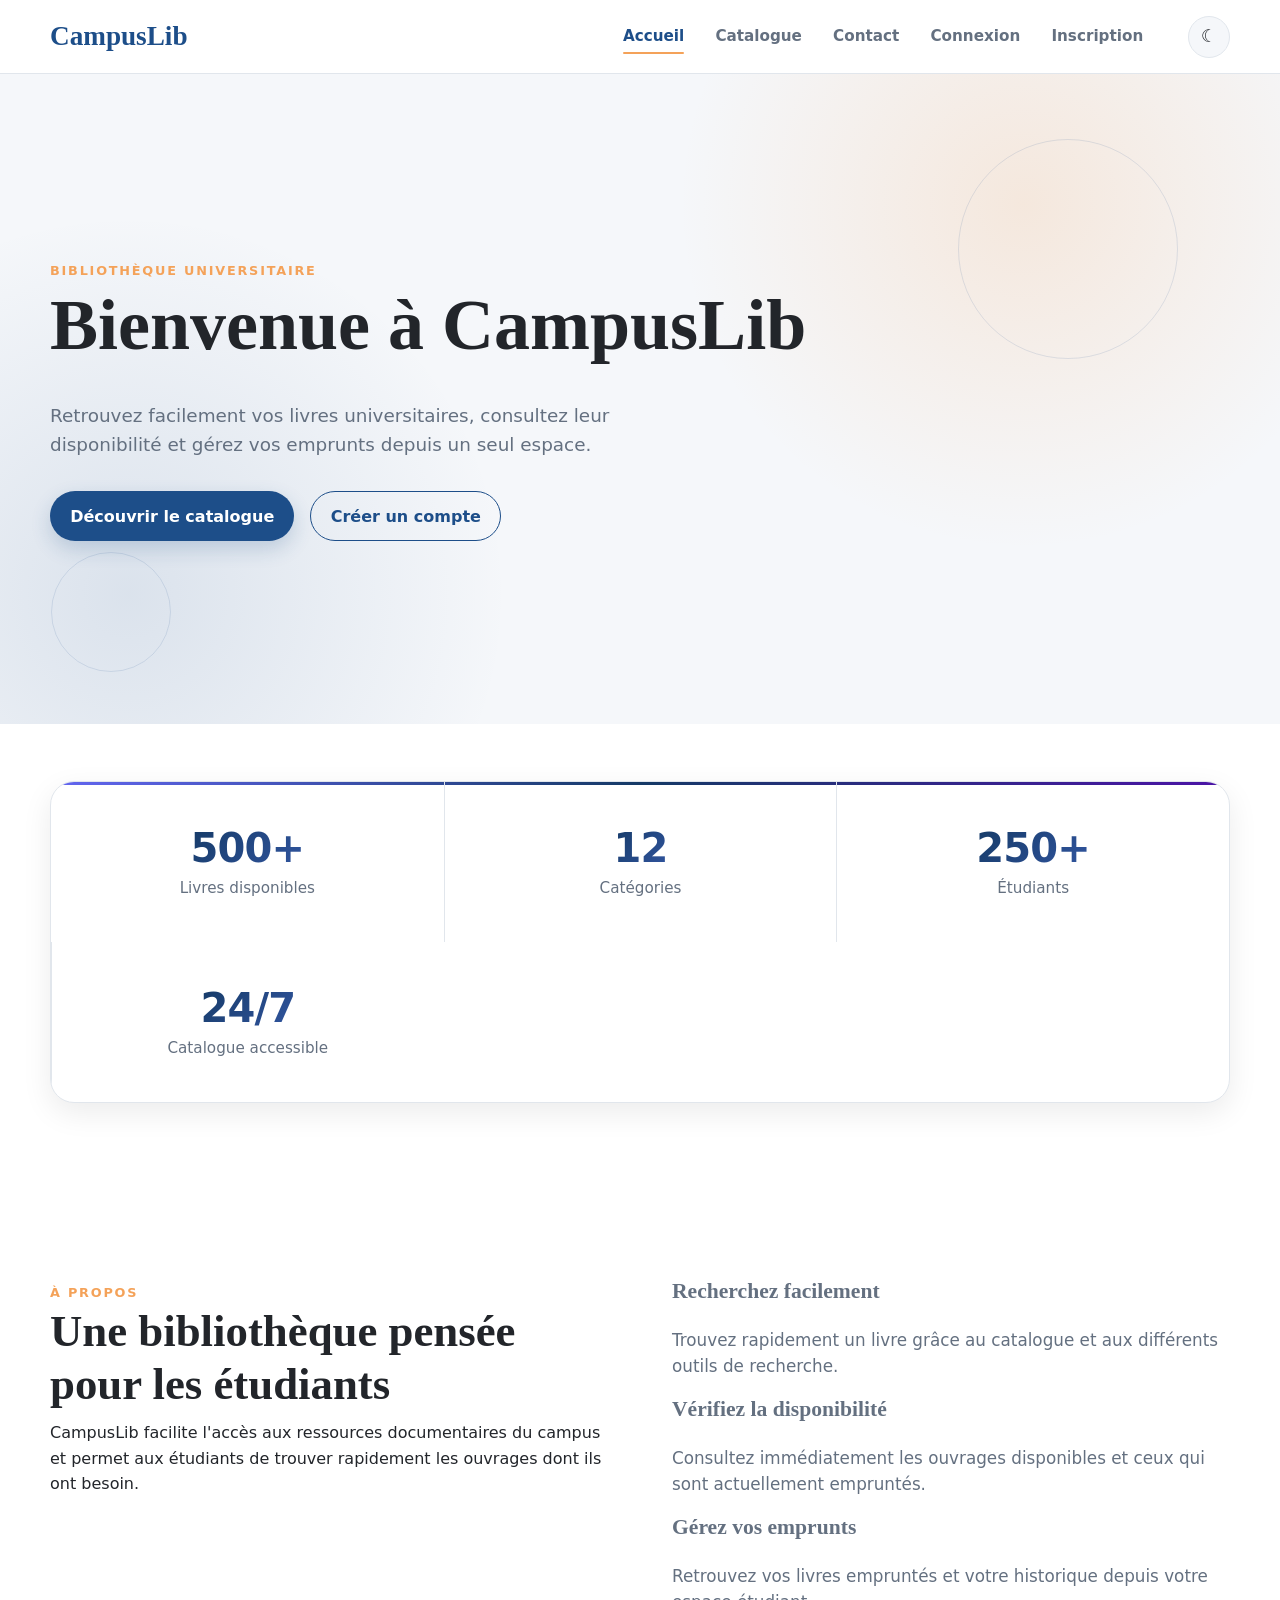
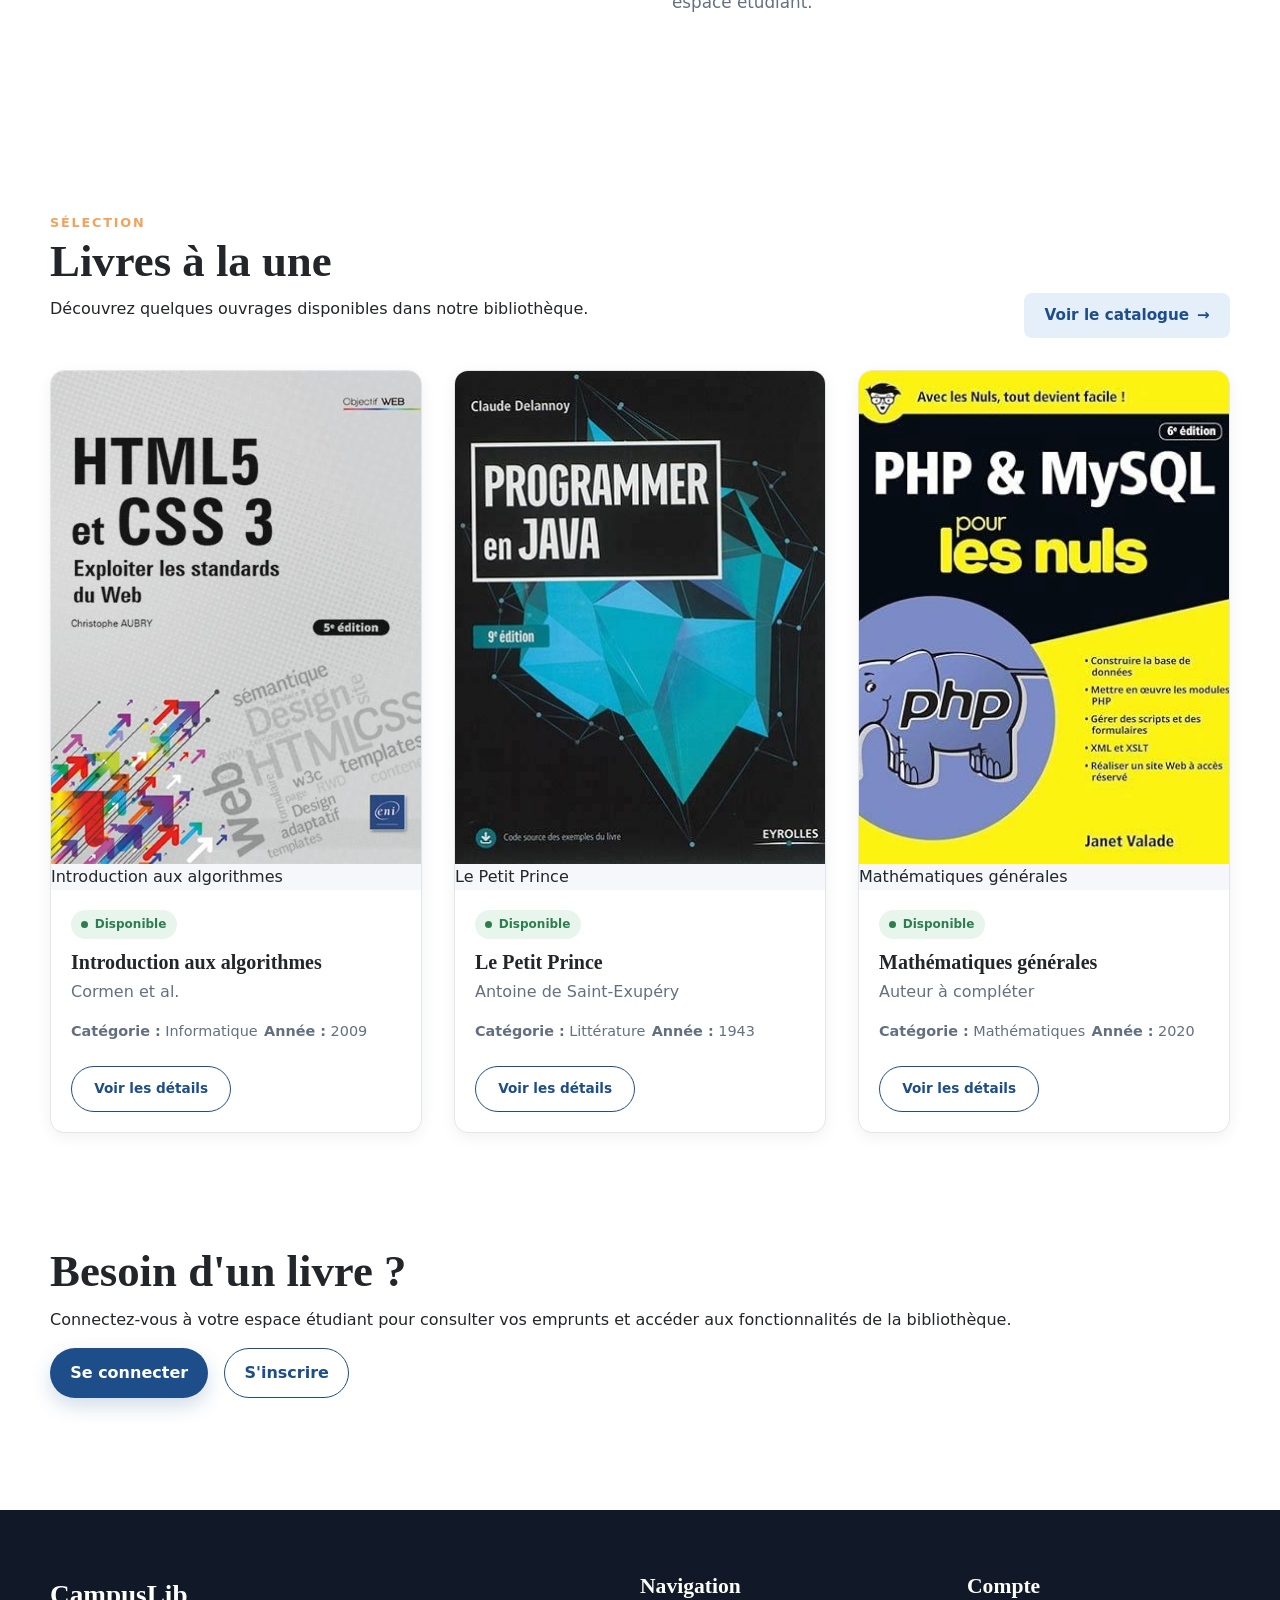
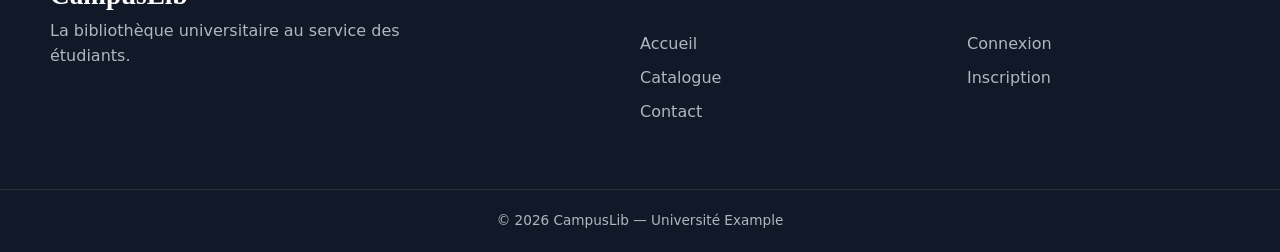
<file: index.html>
<!DOCTYPE html>
<html lang="fr">

<head>
    <meta charset="UTF-8">
    <meta name="viewport" content="width=device-width, initial-scale=1.0">

    <meta name="description"
        content="CampusLib, la bibliothèque universitaire en ligne pour consulter les livres disponibles sur le campus.">

    <title>CampusLib — Bibliothèque universitaire</title>

    <link rel="stylesheet" href="css/style.css">
</head>

<body>

    <!-- En-tête -->
    <header class="site-header">

        <a href="index.html" class="logo">
            CampusLib
        </a>

        <!-- Bouton du menu mobile -->
        <button class="menu-toggle" type="button" aria-label="Ouvrir le menu">
            <span></span>
            <span></span>
            <span></span>
        </button>

        <nav class="site-nav" aria-label="Navigation principale">
            <ul>

                <li>
                    <a href="index.html" aria-current="page">
                        Accueil
                    </a>
                </li>

                <li>
                    <a href="catalogue.html">
                        Catalogue
                    </a>
                </li>

                <li>
                    <a href="contact.html">
                        Contact
                    </a>
                </li>

                <li id="menu-connexion">
                    <a href="connexion.html">
                        Connexion
                    </a>
                </li>

                <li id="menu-inscription">
                    <a href="inscription.html">
                        Inscription
                    </a>
                </li>

                <li id="menu-compte" hidden>
                    <a href="compte.html">
                        Mon compte
                    </a>
                </li>

                <li id="menu-deconnexion" hidden>
                    <button type="button" class="bouton-menu-deconnexion">
                        Déconnexion
                    </button>
                </li>

            </ul>
        </nav>

        <button class="theme-toggle" type="button" aria-label="Changer de thème">
            <span class="theme-icon">☾</span>
        </button>

    </header>


    <main>

        <!-- Section principale -->
        <section class="hero">

            <div class="hero-contenu">

                <span class="hero-sur-titre">
                    Bibliothèque universitaire
                </span>

                <h1>
                    Bienvenue à <strong>CampusLib</strong>
                </h1>

                <p class="hero-description">
                    Retrouvez facilement vos livres universitaires,
                    consultez leur disponibilité et gérez vos emprunts
                    depuis un seul espace.
                </p>

                <div class="hero-actions">

                    <a href="catalogue.html" class="bouton bouton-primaire">
                        Découvrir le catalogue
                    </a>

                    <a href="inscription.html" class="bouton bouton-secondaire">
                        Créer un compte
                    </a>

                </div>

            </div>

        </section>


        <!-- Statistiques -->
        <section class="section-statistiques" aria-label="Statistiques de la bibliothèque">

            <div class="statistique">
                <strong>500+</strong>
                <span>Livres disponibles</span>
            </div>

            <div class="statistique">
                <strong>12</strong>
                <span>Catégories</span>
            </div>

            <div class="statistique">
                <strong>250+</strong>
                <span>Étudiants</span>
            </div>

            <div class="statistique">
                <strong>24/7</strong>
                <span>Catalogue accessible</span>
            </div>

        </section>


        <!-- Présentation -->
        <section class="section-apropos">

            <div class="section-entete">

                <span class="hero-sur-titre">
                    À propos
                </span>

                <h2>
                    Une bibliothèque pensée pour les étudiants
                </h2>

                <p>
                    CampusLib facilite l'accès aux ressources
                    documentaires du campus et permet aux étudiants
                    de trouver rapidement les ouvrages dont ils ont besoin.
                </p>

            </div>

            <div class="apropos-contenu">

                <div>
                    <h3>Recherchez facilement</h3>

                    <p>
                        Trouvez rapidement un livre grâce au catalogue
                        et aux différents outils de recherche.
                    </p>
                </div>

                <div>
                    <h3>Vérifiez la disponibilité</h3>

                    <p>
                        Consultez immédiatement les ouvrages disponibles
                        et ceux qui sont actuellement empruntés.
                    </p>
                </div>

                <div>
                    <h3>Gérez vos emprunts</h3>

                    <p>
                        Retrouvez vos livres empruntés et votre historique
                        depuis votre espace étudiant.
                    </p>
                </div>

            </div>

        </section>


        <!-- Livres à la une -->
        <section class="section-livres">

            <div class="section-entete section-entete-livres">

                <div>
                    <span class="hero-sur-titre">
                        Sélection
                    </span>

                    <h2>
                        Livres à la une
                    </h2>

                    <p>
                        Découvrez quelques ouvrages disponibles
                        dans notre bibliothèque.
                    </p>
                </div>

                <a href="catalogue.html" class="lien-voir-plus">
                    Voir le catalogue
                </a>

            </div>


            <div class="grille-livres">

                <!-- Livre 1 -->
                <article class="livre-card ">

                    <figure>

                        <img src="img/algorithmes.png" alt="Couverture du livre Introduction aux algorithmes">

                        <figcaption>
                            Introduction aux algorithmes
                        </figcaption>

                    </figure>

                    <div class="livre-card-contenu">

                        <span class="badge-disponibilite disponible">
                            Disponible
                        </span>

                        <h3>
                            Introduction aux algorithmes
                        </h3>

                        <p class="livre-auteur">
                            Cormen et al.
                        </p>

                        <div class="livre-informations">

                            <p>
                                <strong>Catégorie :</strong>
                                Informatique
                            </p>

                            <p>
                                <strong>Année :</strong>
                                <time datetime="2009">2009</time>
                            </p>

                        </div>

                        <div class="livre-actions">

                            <a href="catalogue.html" class="bouton bouton-secondaire">
                                Voir les détails
                            </a>

                        </div>

                    </div>

                </article>


                <!-- Livre 2 -->
                <article class="livre-card">

                    <figure>

                        <img src="img/livre2.png" alt="Couverture du livre Le Petit Prince">

                        <figcaption>
                            Le Petit Prince
                        </figcaption>

                    </figure>

                    <div class="livre-card-contenu">

                        <span class="badge-disponibilite disponible">
                            Disponible
                        </span>

                        <h3>
                            Le Petit Prince
                        </h3>

                        <p class="livre-auteur">
                            Antoine de Saint-Exupéry
                        </p>

                        <div class="livre-informations">

                            <p>
                                <strong>Catégorie :</strong>
                                Littérature
                            </p>

                            <p>
                                <strong>Année :</strong>
                                <time datetime="1943">1943</time>
                            </p>

                        </div>

                        <div class="livre-actions">

                            <a href="catalogue.html" class="bouton bouton-secondaire">
                                Voir les détails
                            </a>

                        </div>

                    </div>

                </article>


                <!-- Livre 3 -->
                <article class="livre-card">

                    <figure>

                        <img src="img/livre3.png" alt="Couverture du livre Mathématiques générales">

                        <figcaption>
                            Mathématiques générales
                        </figcaption>

                    </figure>

                    <div class="livre-card-contenu">

                        <span class="badge-disponibilite disponible">
                            Disponible
                        </span>

                        <h3>
                            Mathématiques générales
                        </h3>

                        <p class="livre-auteur">
                            Auteur à compléter
                        </p>

                        <div class="livre-informations">

                            <p>
                                <strong>Catégorie :</strong>
                                Mathématiques
                            </p>

                            <p>
                                <strong>Année :</strong>
                                <time datetime="2020">2020</time>
                            </p>

                        </div>

                        <div class="livre-actions">

                            <a href="catalogue.html" class="bouton bouton-secondaire">
                                Voir les détails
                            </a>

                        </div>

                    </div>

                </article>

            </div>

        </section>


        <!-- Appel à l'action -->
        <section class="section-cta">

            <div class="section-entete">

                <h2>
                    Besoin d'un livre ?
                </h2>

                <p>
                    Connectez-vous à votre espace étudiant pour
                    consulter vos emprunts et accéder aux fonctionnalités
                    de la bibliothèque.
                </p>

                <div class="hero-actions">

                    <a href="connexion.html" class="bouton bouton-primaire">
                        Se connecter
                    </a>

                    <a href="inscription.html" class="bouton bouton-secondaire">
                        S'inscrire
                    </a>

                </div>

            </div>

        </section>

    </main>


    <!-- Pied de page -->
    <footer class="site-footer">

        <div class="footer-contenu">

            <div>

                <a href="index.html" class="logo">
                    CampusLib
                </a>

                <p>
                    La bibliothèque universitaire au service
                    des étudiants.
                </p>

            </div>

            <div class="footer-liens">

                <h3>Navigation</h3>

                <a href="index.html">Accueil</a>
                <a href="catalogue.html">Catalogue</a>
                <a href="contact.html">Contact</a>

            </div>

            <div class="footer-liens">

                <h3>Compte</h3>

                <a href="connexion.html">Connexion</a>
                <a href="inscription.html">Inscription</a>

            </div>

        </div>

        <div class="footer-bas">

            <p>
                &copy; 2026 CampusLib — Université Example
            </p>

        </div>

    </footer>


    <script src="js/script.js" defer></script>

</body>

</html>
</file>
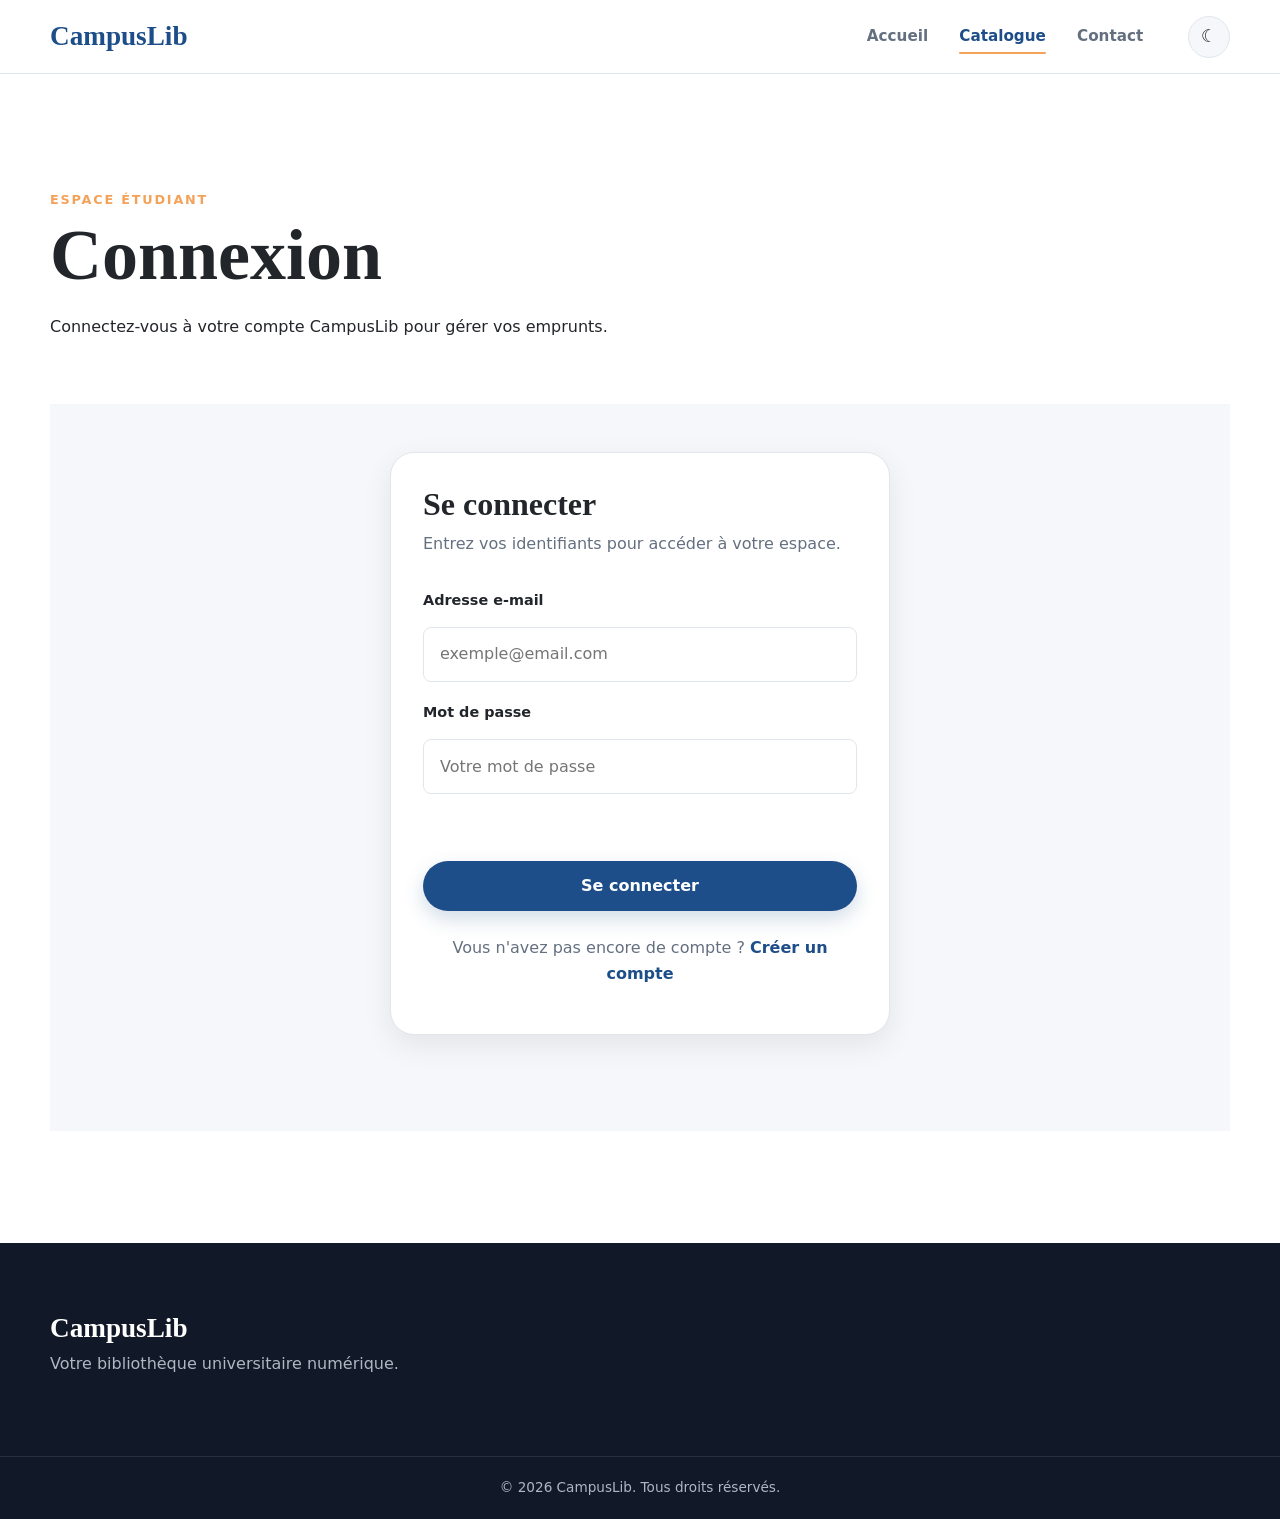
<file: compte.html>
<!DOCTYPE html>
<html lang="fr">

<head>

    <meta charset="UTF-8">

    <meta name="viewport" content="width=device-width, initial-scale=1.0">

    <title>Mon compte - CampusLib</title>

    <link rel="stylesheet" href="css/style.css">

</head>


<body>

    <!-- En-tête -->
    <header class="site-header">

        <a href="index.html" class="logo">
            CampusLib
        </a>

        <button class="menu-toggle" type="button" aria-label="Ouvrir le menu">
            <span></span>
            <span></span>
            <span></span>
        </button>

        <nav class="site-nav" aria-label="Navigation principale">

            <ul>

                <li>
                    <a href="index.html" aria-current="page">
                        Accueil
                    </a>
                </li>

                <li>
                    <a href="catalogue.html">
                        Catalogue
                    </a>
                </li>

                <li>
                    <a href="contact.html">
                        Contact
                    </a>
                </li>

                <li id="menu-connexion">
                    <a href="connexion.html">
                        Connexion
                    </a>
                </li>

                <li id="menu-inscription">
                    <a href="inscription.html">
                        Inscription
                    </a>
                </li>

                <li id="menu-compte" hidden>
                    <a href="compte.html">
                        Mon compte
                    </a>
                </li>

                <li id="menu-deconnexion" hidden>
                    <button type="button" class="bouton-menu-deconnexion">
                        Déconnexion
                    </button>
                </li>

            </ul>

        </nav>

        <button class="theme-toggle" type="button" aria-label="Changer de thème">
            <span class="theme-icon">☾</span>
        </button>

    </header>


    <main>

        <section class="page-introduction">

            <div class="section-entete">

                <span class="hero-sur-titre">
                    Espace étudiant
                </span>

                <h1>
                    Mon compte
                </h1>

                <p>
                    Gérez votre profil et consultez vos
                    livres empruntés.
                </p>

            </div>

        </section>


        <section class="compte-section">

            <div class="compte-conteneur">


                <!-- INFORMATIONS DU PROFIL -->

                <div class="compte-profil">

                    <div class="profil-avatar">
                        <span id="profil-initiales">
                            ?
                        </span>
                    </div>


                    <div class="profil-informations">

                        <h2 id="profil-nom">
                            Utilisateur
                        </h2>

                        <p id="profil-email">
                            email@example.com
                        </p>

                    </div>

                </div>


                <!-- STATISTIQUES -->

                <div class="compte-statistiques">

                    <div class="compte-statistique">

                        <strong id="nombre-emprunts">
                            0
                        </strong>

                        <span>
                            Livres empruntés
                        </span>

                    </div>


                    <div class="compte-statistique">

                        <strong>
                            0
                        </strong>

                        <span>
                            Retours
                        </span>

                    </div>


                    <div class="compte-statistique">

                        <strong>
                            0
                        </strong>

                        <span>
                            Réservations
                        </span>

                    </div>

                </div>


                <!-- EMPRUNTS -->

                <div class="compte-emprunts">

                    <div class="section-entete-compte">

                        <div>

                            <span class="hero-sur-titre">
                                Bibliothèque
                            </span>

                            <h2>
                                Mes emprunts
                            </h2>

                        </div>

                    </div>


                    <div id="liste-emprunts" class="liste-emprunts">

                        <div class="aucun-emprunt">

                            <h3>
                                Aucun livre emprunté
                            </h3>

                            <p>
                                Vous n'avez actuellement
                                aucun livre emprunté.
                            </p>

                            <a href="catalogue.html" class="bouton bouton-primaire">
                                Consulter le catalogue
                            </a>

                        </div>

                    </div>

                </div>


                <!-- DÉCONNEXION -->

                <div class="compte-actions">

                    <button type="button" id="bouton-deconnexion-compte" class="bouton bouton-secondaire">
                        Déconnexion
                    </button>

                </div>

            </div>

        </section>

    </main>


    <footer class="site-footer">

        <div class="footer-contenu">

            <div>

                <a href="index.html" class="logo">
                    CampusLib
                </a>

                <p>
                    Votre bibliothèque universitaire
                    numérique.
                </p>

            </div>

        </div>


        <div class="footer-bas">

            <p>
                &copy; 2026 CampusLib.
                Tous droits réservés.
            </p>

        </div>

    </footer>


    <script src="js/script.js" defer></script>

</body>

</html>
</file>
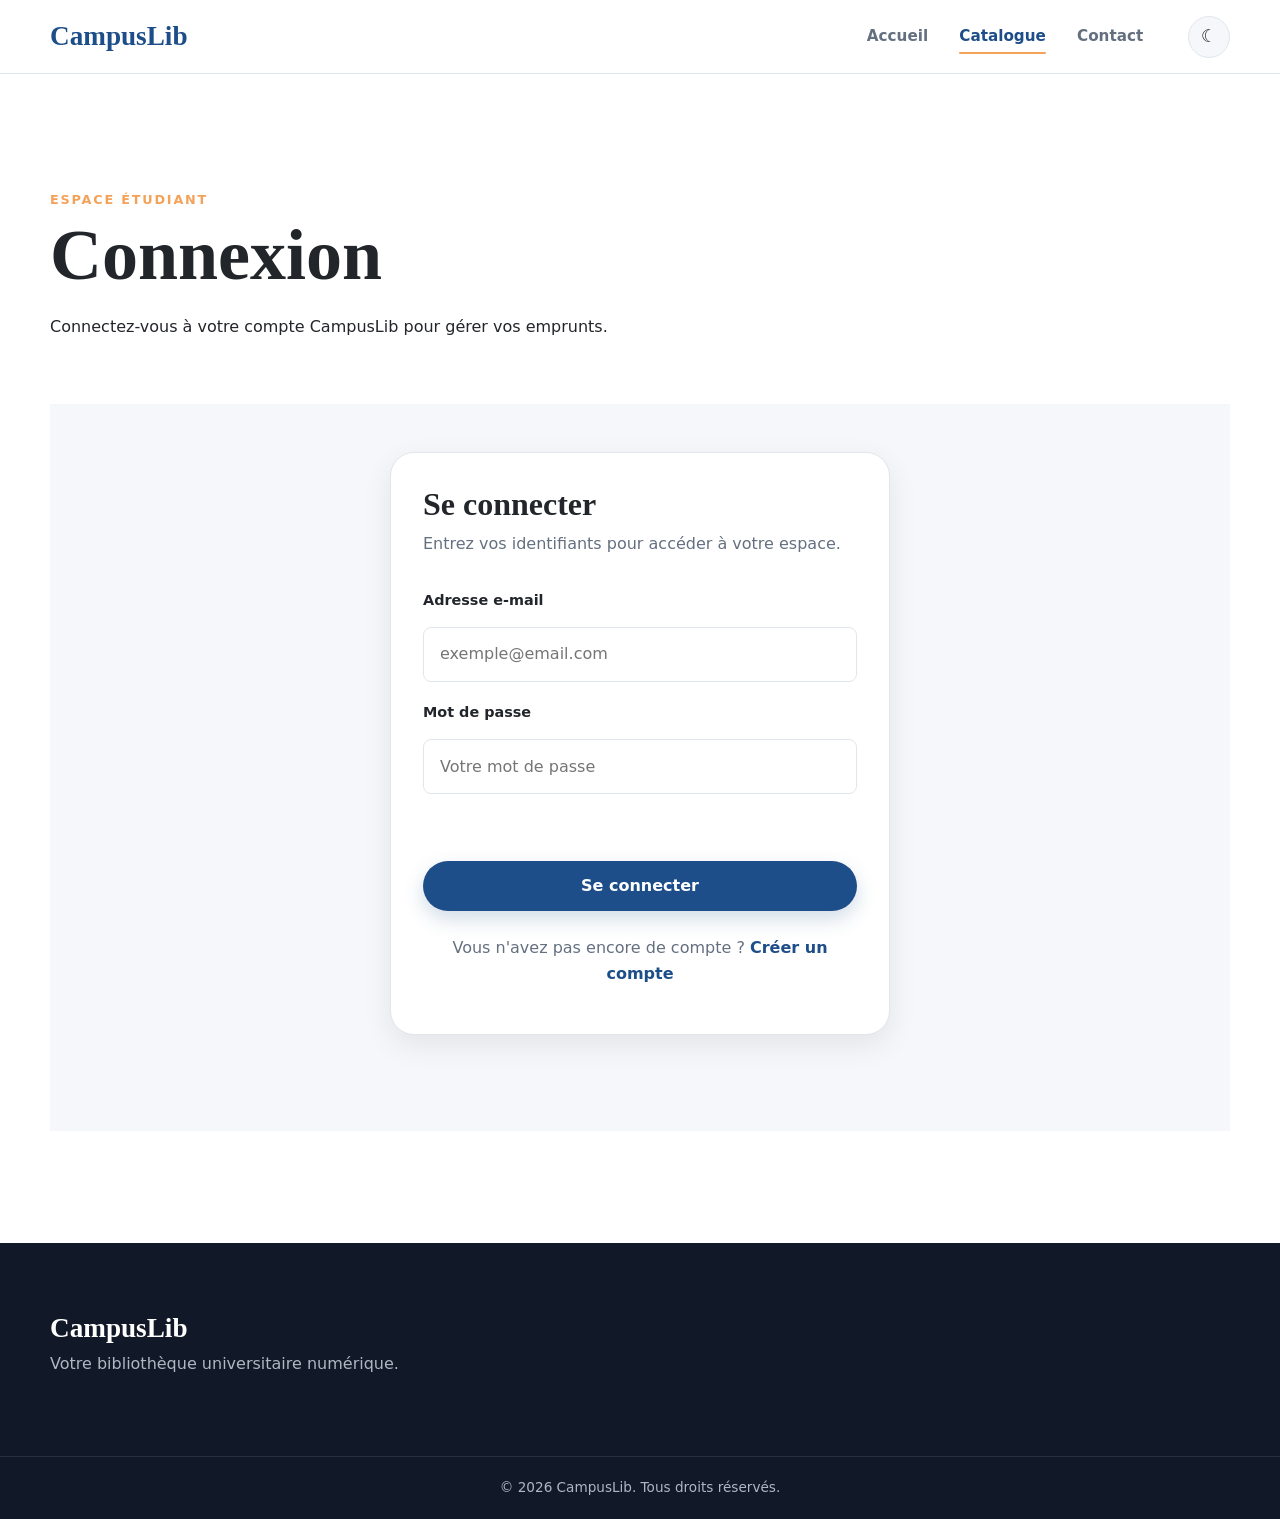
<file: connexion.html>
<!DOCTYPE html>
<html lang="fr">

<head>
    <meta charset="UTF-8">
    <meta name="viewport" content="width=device-width, initial-scale=1.0">

    <title>Connexion - CampusLib</title>

    <link rel="stylesheet" href="css/style.css">
</head>

<body>

    <!-- En-tête -->
    <header class="site-header">

        <a href="index.html" class="logo">
            CampusLib
        </a>

        <button class="menu-toggle" type="button" aria-label="Ouvrir le menu">
            <span></span>
            <span></span>
            <span></span>
        </button>

        <nav class="site-nav" aria-label="Navigation principale">

            <ul>

                <li>
                    <a href="index.html">Accueil</a>
                </li>

                <li>
                    <a href="catalogue.html" aria-current="page">
                        Catalogue
                    </a>
                </li>

                <li>
                    <a href="contact.html">
                        Contact
                    </a>
                </li>

                <li id="menu-compte">
                    <a href="connexion.html">
                        Connexion
                    </a>
                </li>

            </ul>

        </nav>

        <button class="theme-toggle" type="button" aria-label="Changer de thème">
            <span class="theme-icon">☾</span>
        </button>

    </header>


    <main>

        <section class="page-introduction">

            <div class="section-entete">

                <span class="hero-sur-titre">
                    Espace étudiant
                </span>

                <h1>
                    Connexion
                </h1>

                <p>
                    Connectez-vous à votre compte CampusLib
                    pour gérer vos emprunts.
                </p>

            </div>

        </section>


        <section class="auth-section">

            <div class="auth-card">

                <h2>
                    Se connecter
                </h2>

                <p class="auth-description">
                    Entrez vos identifiants pour accéder
                    à votre espace.
                </p>


                <form id="form-connexion">

                    <div class="form-groupe">

                        <label for="connexion-email">
                            Adresse e-mail
                        </label>

                        <input type="email" id="connexion-email" placeholder="exemple@email.com" required>

                    </div>


                    <div class="form-groupe">

                        <label for="connexion-mot-de-passe">
                            Mot de passe
                        </label>

                        <input type="password" id="connexion-mot-de-passe" placeholder="Votre mot de passe" required>

                    </div>


                    <p id="message-connexion" class="message-auth"></p>


                    <button type="submit" class="bouton bouton-primaire bouton-auth">
                        Se connecter
                    </button>

                </form>


                <p class="auth-lien">

                    Vous n'avez pas encore de compte ?

                    <a href="inscription.html">
                        Créer un compte
                    </a>

                </p>

            </div>

        </section>

    </main>


    <footer class="site-footer">

        <div class="footer-contenu">

            <div>

                <a href="index.html" class="logo">
                    CampusLib
                </a>

                <p>
                    Votre bibliothèque universitaire
                    numérique.
                </p>

            </div>

        </div>


        <div class="footer-bas">

            <p>
                &copy; 2026 CampusLib.
                Tous droits réservés.
            </p>

        </div>

    </footer>


    <script src="js/script.js" defer></script>

</body>

</html>
</file>
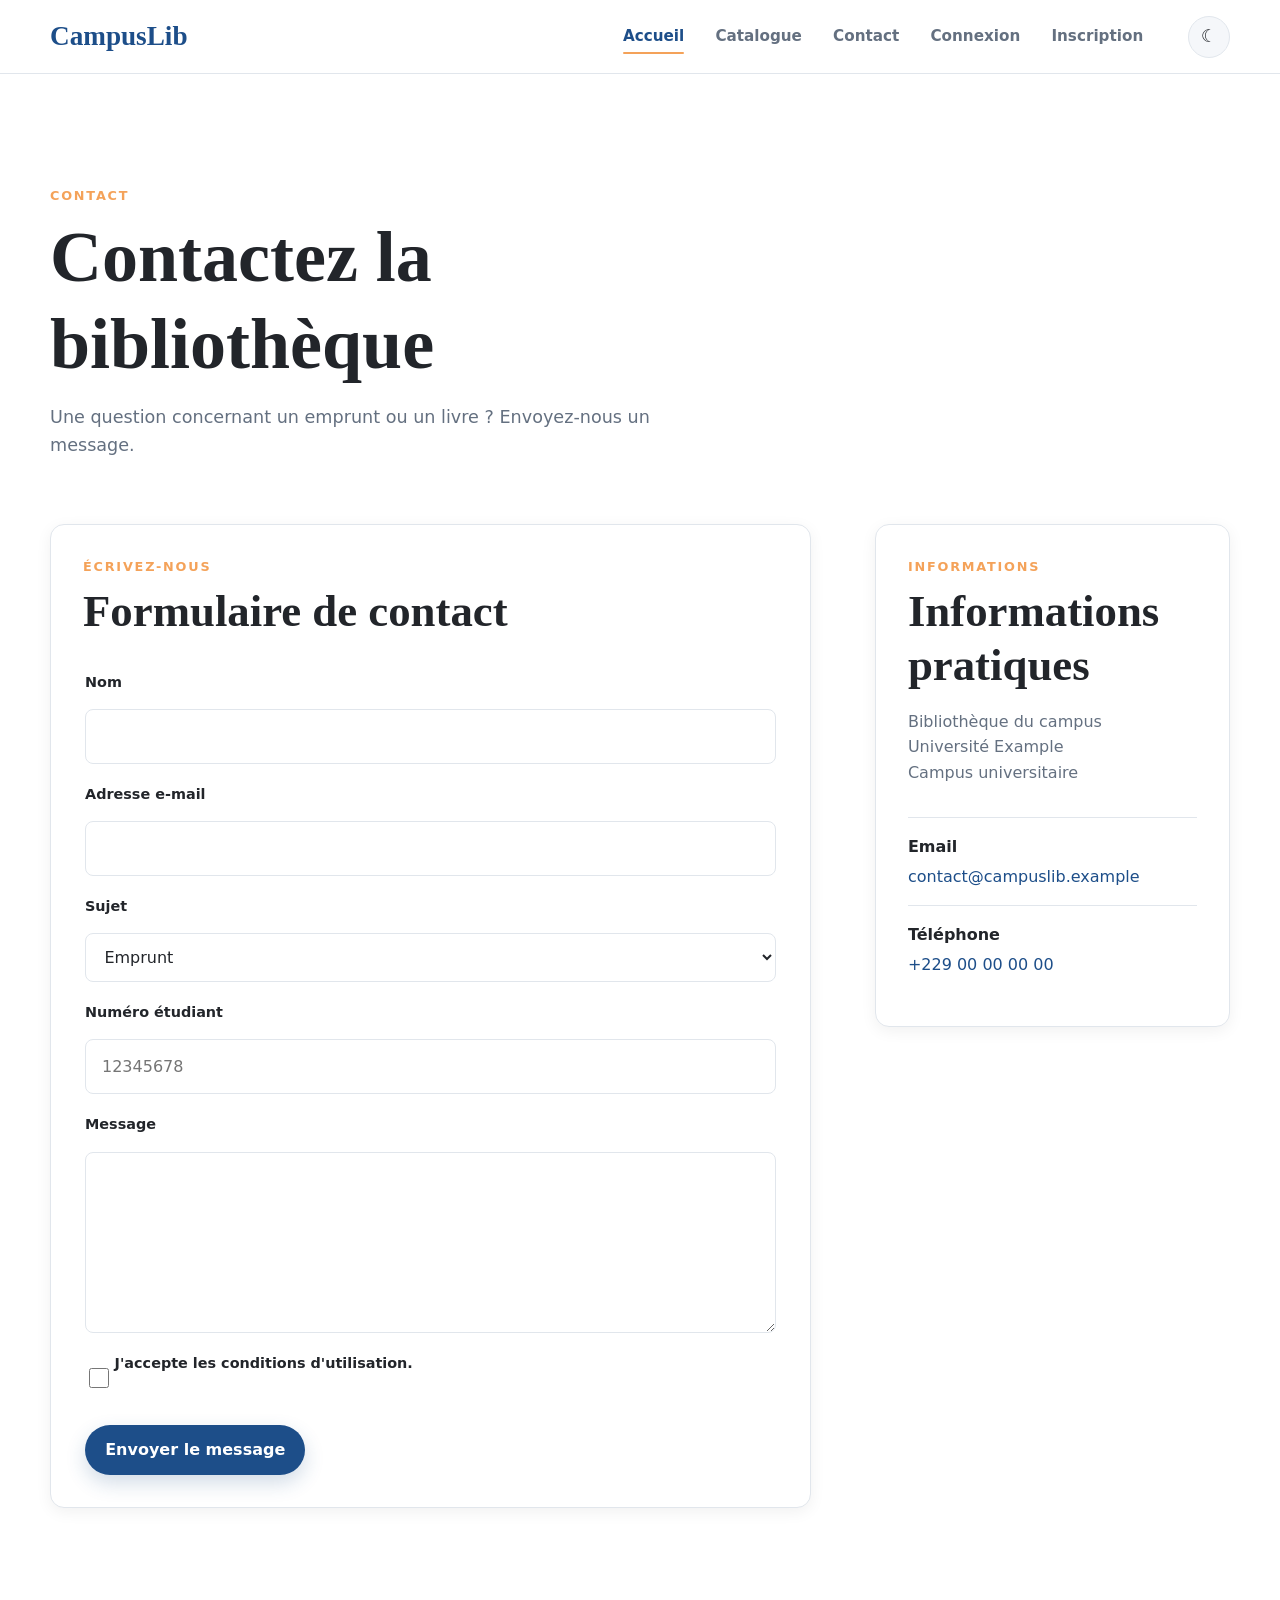
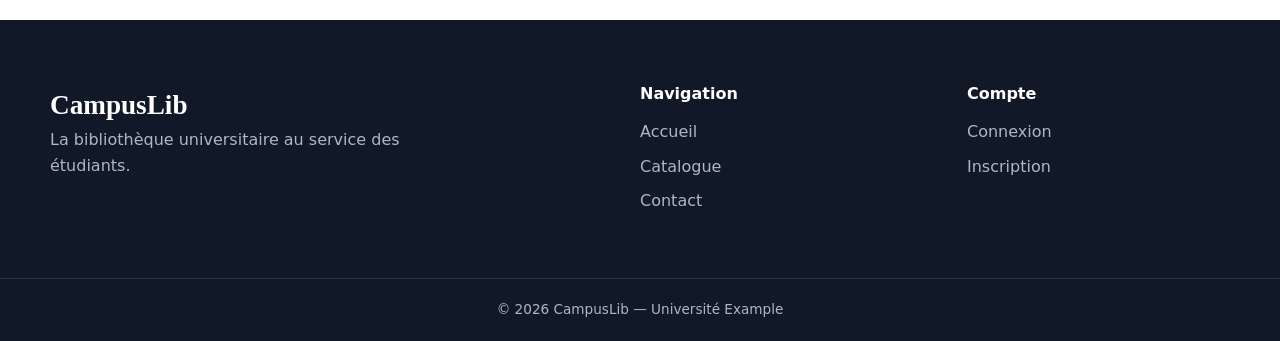
<file: contact.html>
<!DOCTYPE html>

<html lang="fr">

<head>
    <meta charset="UTF-8">
    <meta name="viewport" content="width=device-width, initial-scale=1.0">
    <meta name="description" content="Contactez la bibliothèque universitaire CampusLib.">
    <title>CampusLib — Contact</title>
    <link rel="stylesheet" href="css/style.css">
</head>

<body>
    <!-- En-tête -->
    <header class="site-header">

        <a href="index.html" class="logo">
            CampusLib
        </a>

        <button class="menu-toggle" type="button" aria-label="Ouvrir le menu">
            <span></span>
            <span></span>
            <span></span>
        </button>

        <nav class="site-nav" aria-label="Navigation principale">

            <ul>

                <li>
                    <a href="index.html" aria-current="page">
                        Accueil
                    </a>
                </li>

                <li>
                    <a href="catalogue.html">
                        Catalogue
                    </a>
                </li>

                <li>
                    <a href="contact.html">
                        Contact
                    </a>
                </li>

                <li id="menu-connexion">
                    <a href="connexion.html">
                        Connexion
                    </a>
                </li>

                <li id="menu-inscription">
                    <a href="inscription.html">
                        Inscription
                    </a>
                </li>

                <li id="menu-compte" hidden>
                    <a href="compte.html">
                        Mon compte
                    </a>
                </li>

                <li id="menu-deconnexion" hidden>
                    <button type="button" class="bouton-menu-deconnexion">
                        Déconnexion
                    </button>
                </li>

            </ul>

        </nav>

        <button class="theme-toggle" type="button" aria-label="Changer de thème">
            <span class="theme-icon">☾</span>
        </button>

    </header>

    <main>

        <section class="page-introduction">

            <p class="sur-titre">CONTACT</p>

            <h1>Contactez la bibliothèque</h1>

            <p>
                Une question concernant un emprunt ou un livre ?
                Envoyez-nous un message.
            </p>

        </section>

        <section class="contact-section">

            <div class="contact-formulaire">

                <div class="section-entete">

                    <p class="sur-titre">ÉCRIVEZ-NOUS</p>

                    <h2>Formulaire de contact</h2>

                </div>

                <form action="#" method="post" class="form-contact">

                    <fieldset>

                        <legend>Vos informations</legend>

                        <div class="form-groupe">

                            <label for="nom">Nom</label>

                            <input type="text" id="nom" name="nom" required minlength="2" autocomplete="name">

                        </div>

                        <div class="form-groupe">

                            <label for="email">Adresse e-mail</label>

                            <input type="email" id="email" name="email" required autocomplete="email">

                        </div>

                        <div class="form-groupe">

                            <label for="sujet">Sujet</label>

                            <select id="sujet" name="sujet">

                                <option value="emprunt">Emprunt</option>
                                <option value="retard">Retard</option>
                                <option value="achat">Suggestion d'achat</option>
                                <option value="autre">Autre</option>

                            </select>

                        </div>

                        <div class="form-groupe">

                            <label for="numero">Numéro étudiant</label>

                            <input type="text" id="numero" name="numero" pattern="[0-9]{8}" placeholder="12345678"
                                inputmode="numeric">

                        </div>

                        <div class="form-groupe">

                            <label for="message">Message</label>

                            <textarea id="message" name="message" maxlength="500" required rows="6"></textarea>

                        </div>

                        <div class="form-groupe form-checkbox">

                            <input type="checkbox" id="acceptation" name="acceptation" required>

                            <label for="acceptation">
                                J'accepte les conditions d'utilisation.
                            </label>

                        </div>

                        <button type="submit" class="bouton bouton-primaire">
                            Envoyer le message
                        </button>

                    </fieldset>

                </form>

            </div>

            <aside class="contact-informations">

                <p class="sur-titre">INFORMATIONS</p>

                <h2>Informations pratiques</h2>

                <address>
                    Bibliothèque du campus<br>
                    Université Example<br>
                    Campus universitaire
                </address>

                <div class="contact-detail">
                    <strong>Email</strong>
                    <a href="mailto:contact@campuslib.example">
                        contact@campuslib.example
                    </a>
                </div>

                <div class="contact-detail">
                    <strong>Téléphone</strong>
                    <a href="tel:+22900000000">
                        +229 00 00 00 00
                    </a>
                </div>

            </aside>

        </section>

    </main>

    <footer class="site-footer">

        <div class="footer-contenu">

            <div>
                <a href="index.html" class="logo">CampusLib</a>
                <p>
                    La bibliothèque universitaire au service des étudiants.
                </p>
            </div>

            <div class="footer-liens">
                <h2>Navigation</h2>
                <a href="index.html">Accueil</a>
                <a href="catalogue.html">Catalogue</a>
                <a href="contact.html">Contact</a>
            </div>

            <div class="footer-liens">
                <h2>Compte</h2>
                <a href="connexion.html">Connexion</a>
                <a href="inscription.html">Inscription</a>
            </div>

        </div>

        <div class="footer-bas">
            <p>&copy; 2026 CampusLib — Université Example</p>
        </div>

    </footer>

    <script src="js/script.js" defer></script>

</body>

</html>
</file>
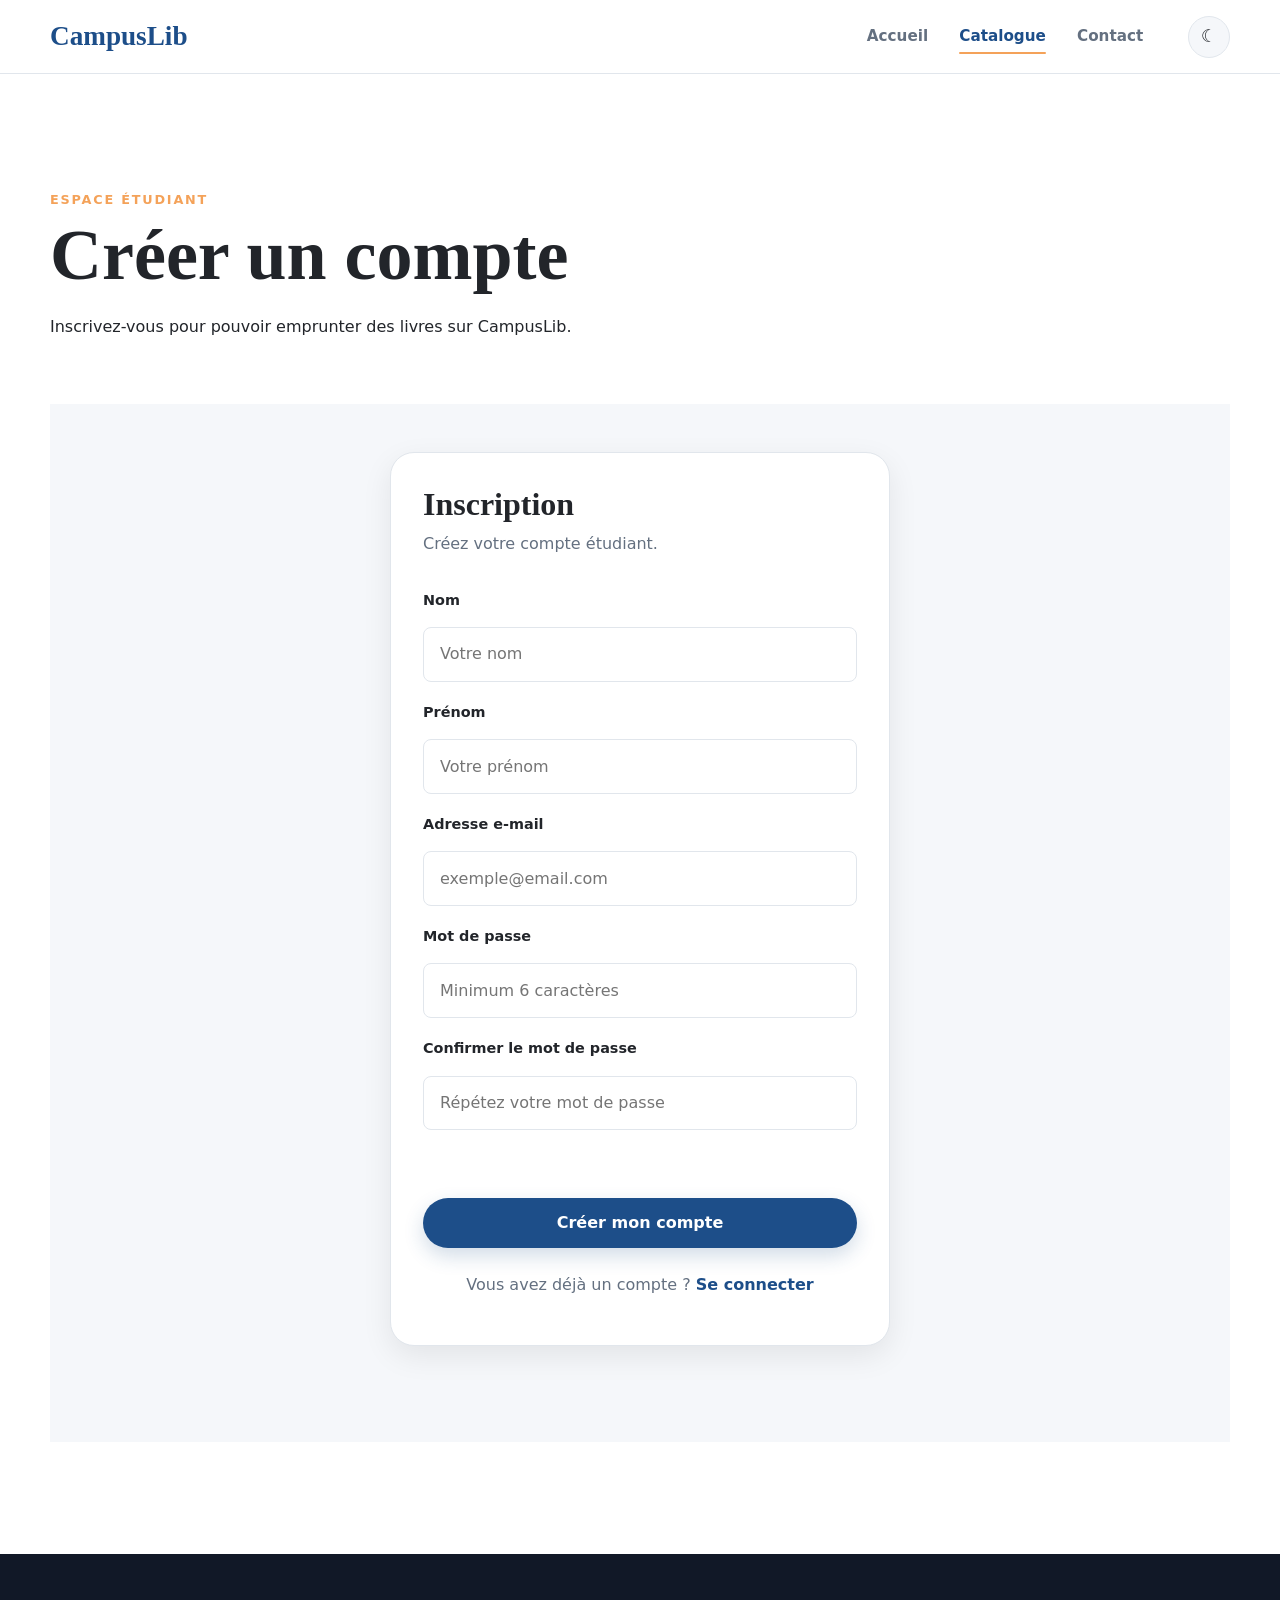
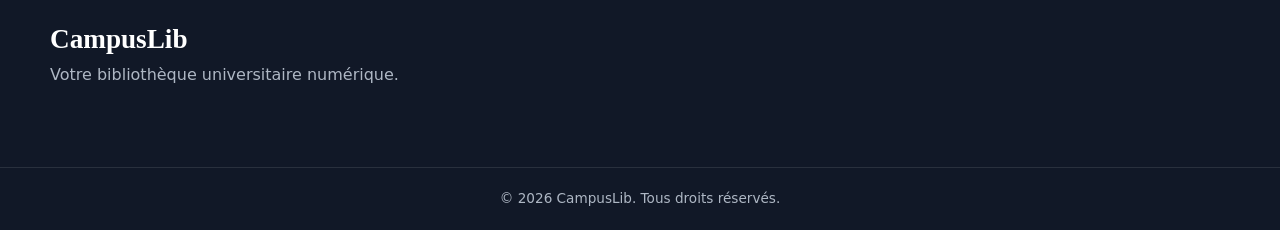
<file: inscription.html>
<!DOCTYPE html>
<html lang="fr">

<head>

    <meta charset="UTF-8">

    <meta name="viewport" content="width=device-width, initial-scale=1.0">

    <title>Inscription - CampusLib</title>

    <link rel="stylesheet" href="css/style.css">

</head>


<body>

    <!-- En-tête -->
    <header class="site-header">

        <a href="index.html" class="logo">
            CampusLib
        </a>

        <button class="menu-toggle" type="button" aria-label="Ouvrir le menu">
            <span></span>
            <span></span>
            <span></span>
        </button>

        <nav class="site-nav" aria-label="Navigation principale">

            <ul>

                <li>
                    <a href="index.html">Accueil</a>
                </li>

                <li>
                    <a href="catalogue.html" aria-current="page">
                        Catalogue
                    </a>
                </li>

                <li>
                    <a href="contact.html">
                        Contact
                    </a>
                </li>

                <li id="menu-compte">
                    <a href="connexion.html">
                        Connexion
                    </a>
                </li>

            </ul>

        </nav>

        <button class="theme-toggle" type="button" aria-label="Changer de thème">
            <span class="theme-icon">☾</span>
        </button>

    </header>


    <main>

        <section class="page-introduction">

            <div class="section-entete">

                <span class="hero-sur-titre">
                    Espace étudiant
                </span>

                <h1>
                    Créer un compte
                </h1>

                <p>
                    Inscrivez-vous pour pouvoir emprunter
                    des livres sur CampusLib.
                </p>

            </div>

        </section>


        <section class="auth-section">

            <div class="auth-card">

                <h2>
                    Inscription
                </h2>

                <p class="auth-description">
                    Créez votre compte étudiant.
                </p>


                <form id="form-inscription">

                    <div class="form-groupe">

                        <label for="inscription-nom">
                            Nom
                        </label>

                        <input type="text" id="inscription-nom" placeholder="Votre nom" required>

                    </div>


                    <div class="form-groupe">

                        <label for="inscription-prenom">
                            Prénom
                        </label>

                        <input type="text" id="inscription-prenom" placeholder="Votre prénom" required>

                    </div>


                    <div class="form-groupe">

                        <label for="inscription-email">
                            Adresse e-mail
                        </label>

                        <input type="email" id="inscription-email" placeholder="exemple@email.com" required>

                    </div>


                    <div class="form-groupe">

                        <label for="inscription-mot-de-passe">
                            Mot de passe
                        </label>

                        <input type="password" id="inscription-mot-de-passe" placeholder="Minimum 6 caractères"
                            minlength="6" required>

                    </div>


                    <div class="form-groupe">

                        <label for="inscription-confirmation">
                            Confirmer le mot de passe
                        </label>

                        <input type="password" id="inscription-confirmation" placeholder="Répétez votre mot de passe"
                            minlength="6" required>

                    </div>


                    <p id="message-inscription" class="message-auth"></p>


                    <button type="submit" class="bouton bouton-primaire bouton-auth">
                        Créer mon compte
                    </button>

                </form>


                <p class="auth-lien">

                    Vous avez déjà un compte ?

                    <a href="connexion.html">
                        Se connecter
                    </a>

                </p>

            </div>

        </section>

    </main>


    <footer class="site-footer">

        <div class="footer-contenu">

            <div>

                <a href="index.html" class="logo">
                    CampusLib
                </a>

                <p>
                    Votre bibliothèque universitaire
                    numérique.
                </p>

            </div>

        </div>


        <div class="footer-bas">

            <p>
                &copy; 2026 CampusLib.
                Tous droits réservés.
            </p>

        </div>

    </footer>


    <script src="js/script.js" defer></script>

</body>

</html>
</file>
<file: css/style.css>
:root {
    --c-primaire: #1d4e89;
    --c-primaire-fonce: #153a66;
    --c-secondaire: #f4a259;

    --c-texte: #22252a;
    --c-texte-doux: #647080;

    --c-fond: #ffffff;
    --c-fond-alt: #f5f7fa;
    --c-fond-carte: #ffffff;

    --c-succes: #2e7d4f;
    --c-succes-fond: #e8f5ed;

    --c-danger: #b3261e;
    --c-danger-fond: #fdeceb;

    --c-bordure: #e1e6ec;

    --police-titre: Georgia, "Times New Roman", serif;
    --police-corps: system-ui, -apple-system, "Segoe UI", sans-serif;

    --esp-xs: 0.25rem;
    --esp-s: 0.5rem;
    --esp-m: 1rem;
    --esp-l: 2rem;
    --esp-xl: 4rem;
    --esp-xxl: 7rem;

    --rayon-s: 8px;
    --rayon: 14px;
    --rayon-l: 24px;

    --ombre-legere: 0 4px 16px rgba(0, 0, 0, 0.06);
    --ombre: 0 10px 30px rgba(0, 0, 0, 0.08);
    --ombre-forte: 0 18px 45px rgba(0, 0, 0, 0.14);

    --largeur-max: 1180px;

    --transition-rapide: 0.2s ease;
    --transition: 0.3s ease;

}

/* ================================
RESET
================================ */

*,
*::before,
*::after {
    box-sizing: border-box;
}

html {
    scroll-behavior: smooth;
}

body {
    margin: 0;
    min-height: 100vh;

    font-family: var(--police-corps);
    color: var(--c-texte);
    background: var(--c-fond);

    line-height: 1.6;

    transition:
        background-color var(--transition),
        color var(--transition);

}

img {
    display: block;
    max-width: 100%;
    height: auto;
}

button,
input,
select,
textarea {
    font: inherit;
}

button {
    cursor: pointer;
}

a {
    color: inherit;
}

::selection {
    background: var(--c-secondaire);
    color: #222;
}

/* ================================
TYPOGRAPHIE
================================ */

h1,
h2,
h3 {
    margin-top: 0;
    font-family: var(--police-titre);
    line-height: 1.2;
}

h1 {
    font-size: clamp(2.4rem, 6vw, 4.5rem);
}

h2 {
    font-size: clamp(1.8rem, 4vw, 2.8rem);
}

h3 {
    font-size: 1.35rem;
}

p {
    margin-top: 0;
}

.sur-titre,
.hero-sur-titre {
    margin-bottom: var(--esp-s);

    color: var(--c-secondaire);

    font-size: 0.8rem;
    font-weight: 800;
    letter-spacing: 0.14em;
    text-transform: uppercase;

}

/* ================================
CONTENEUR PRINCIPAL
================================ */

main {
    width: min(100% - 2rem, var(--largeur-max));
    margin-inline: auto;
}

section {
    margin-bottom: var(--esp-xxl);
}

/* ================================
HEADER
================================ */

.site-header {
    position: sticky;
    top: 0;
    z-index: 1000;

    display: flex;
    align-items: center;
    gap: var(--esp-l);

    min-height: 74px;
    padding: 0 max(1rem, calc((100vw - var(--largeur-max)) / 2));

    background: rgba(255, 255, 255, 0.94);
    border-bottom: 1px solid var(--c-bordure);

    backdrop-filter: blur(12px);

    transition:
        background-color var(--transition),
        border-color var(--transition),
        box-shadow var(--transition);

}

.logo {
    flex-shrink: 0;

    color: var(--c-primaire);
    text-decoration: none;

    font-family: var(--police-titre);
    font-size: 1.7rem;
    font-weight: 700;

    transition:
        color var(--transition-rapide),
        transform var(--transition-rapide);

}

.logo:hover {
    color: var(--c-secondaire);
    transform: translateY(-1px);
}

.site-nav {
    margin-left: auto;
}

.site-nav ul {
    display: flex;
    align-items: center;
    gap: 0.35rem;

    margin: 0;
    padding: 0;

    list-style: none;

}

.site-nav a {
    position: relative;

    display: inline-flex;
    align-items: center;

    min-height: 42px;
    padding: 0 0.8rem;

    color: var(--c-texte-doux);
    text-decoration: none;

    font-size: 0.95rem;
    font-weight: 600;

    border-radius: var(--rayon-s);

    transition:
        color var(--transition-rapide),
        background-color var(--transition-rapide);

}

.site-nav a:hover {
    color: var(--c-primaire);
    background: var(--c-fond-alt);
}

.site-nav a[aria-current="page"] {
    color: var(--c-primaire);
}

.site-nav a[aria-current="page"]::after {
    position: absolute;
    right: 0.8rem;
    bottom: 4px;
    left: 0.8rem;
    height: 2px;
    content: "";
    background: var(--c-secondaire);
    border-radius: 10px;

}

.bouton-inscription {
    padding-inline: 1rem !important;
    color: white !important;
    background: var(--c-primaire) !important;
    border-radius: 999px !important;
}

.bouton-inscription:hover {
    color: white !important;
    background: var(--c-primaire-fonce) !important;
    transform: translateY(-2px);
}

/* ================================
MENU MOBILE
================================ */

.menu-toggle {
    display: none;

    width: 44px;
    height: 44px;

    padding: 0;

    background: transparent;
    border: 0;
    border-radius: var(--rayon-s);

}

.menu-toggle span {
    display: block;

    width: 24px;
    height: 2px;

    margin: 5px auto;

    background: var(--c-texte);

    transition:
        transform var(--transition),
        opacity var(--transition);

}

/* ================================
BOUTON THEME
================================ */

.theme-toggle {
    display: grid;
    place-items: center;

    width: 42px;
    height: 42px;

    padding: 0;

    color: var(--c-texte);
    background: var(--c-fond-alt);

    border: 1px solid var(--c-bordure);
    border-radius: 50%;

    transition:
        transform var(--transition-rapide),
        background-color var(--transition-rapide);

}

.theme-toggle:hover {
    transform: rotate(15deg) scale(1.05);
    background: var(--c-secondaire);
}

.theme-icon {
    font-size: 1.1rem;
}

/* ================================
HERO
================================ */

.hero {
    position: relative;

    display: flex;
    align-items: center;

    min-height: 650px;

    margin-inline: calc((var(--largeur-max) - 100vw) / 2);

    padding: var(--esp-xxl) max(1.5rem, calc((100vw - var(--largeur-max)) / 2));

    overflow: hidden;

    background:
        radial-gradient(circle at 80% 20%, rgba(244, 162, 89, 0.18), transparent 30%),
        radial-gradient(circle at 10% 80%, rgba(29, 78, 137, 0.12), transparent 30%),
        var(--c-fond-alt);

}

.hero::before,
.hero::after {
    position: absolute;

    width: 220px;
    height: 220px;

    content: "";

    border: 1px solid rgba(29, 78, 137, 0.12);
    border-radius: 50%;

    animation: flotter 7s ease-in-out infinite;

}

.hero::before {
    top: 10%;
    right: 8%;
}

.hero::after {
    bottom: 8%;
    left: 4%;

    width: 120px;
    height: 120px;

    animation-delay: -3s;

}

.hero-contenu {
    position: relative;
    z-index: 1;

    max-width: 760px;

    animation: apparition 0.8s ease both;

}

.hero h1 {
    max-width: 850px;
    margin-bottom: var(--esp-l);

    color: var(--c-texte);

}

.hero h1 span {
    color: var(--c-primaire);
}

.hero-description {
    max-width: 650px;

    margin-bottom: var(--esp-l);

    color: var(--c-texte-doux);

    font-size: 1.15rem;

}

.hero-actions {
    display: flex;
    flex-wrap: wrap;
    gap: var(--esp-m);
}

/* ================================
BOUTONS
================================ */

.bouton {
    display: inline-flex;
    align-items: center;
    justify-content: center;

    min-height: 46px;
    padding: 0.7rem 1.2rem;

    border: 1px solid transparent;
    border-radius: 999px;

    text-decoration: none;
    font-weight: 700;

    transition:
        transform var(--transition-rapide),
        background-color var(--transition-rapide),
        border-color var(--transition-rapide),
        box-shadow var(--transition-rapide),
        color var(--transition-rapide);

}

.bouton:hover {
    transform: translateY(-3px);
}

.bouton-primaire {
    color: white;
    background: var(--c-primaire);

    box-shadow: 0 8px 20px rgba(29, 78, 137, 0.2);

}

.bouton-primaire:hover {
    color: white;
    background: var(--c-primaire-fonce);
    box-shadow: 0 12px 25px rgba(29, 78, 137, 0.28);
}

.bouton-secondaire {
    color: var(--c-primaire);
    background: transparent;
    border-color: var(--c-primaire);
}

.bouton-secondaire:hover {
    color: white;
    background: var(--c-primaire);
}

.section-statistiques {
display: grid;
grid-template-columns: repeat(3, 1fr);
margin-top: -55px;
background: var(--c-fond-carte, rgba(255, 255, 255, 0.85));
backdrop-filter: blur(16px);
-webkit-backdrop-filter: blur(16px);
border: 1px solid var(--c-bordure, rgba(226, 232, 240, 0.8));
border-radius: var(--rayon-l, 1.25rem);
box-shadow: var(--ombre, 0 20px 25px -5px rgba(0, 0, 0, 0.05), 0 8px 10px -6px rgba(0, 0, 0, 0.05));
overflow: hidden;
position: relative;
z-index: 20;
transition: all 0.4s cubic-bezier(0.16, 1, 0.3, 1);
}

/* STREAMING_CHUNK:Adding top glowing accent line */
.section-statistiques::before {
content: '';
position: absolute;
top: 0;
left: 0;
right: 0;
height: 3px;
background: linear-gradient(90deg, #6366f1, #153a66, #4c14a7);
}

/* STREAMING_CHUNK:Styling individual statistic items */
.statistique {
display: flex;
flex-direction: column;
align-items: center;
justify-content: center;
min-height: 160px;
padding: var(--esp-l, 2rem);
text-align: center;
position: relative;
transition: transform 0.3s ease, background-color 0.3s ease;
}

.statistique:hover {
background: rgba(99, 102, 241, 0.04);
transform: translateY(-4px);
}

.statistique+.statistique {
border-left: 1px solid var(--c-bordure, rgba(226, 232, 240, 0.8));
}

/* STREAMING_CHUNK:Styling the counter text and titles */
.statistique strong {
color: var(--c-primaire, #6366f1);
font-size: 2.5rem;
font-weight: 800;
letter-spacing: -0.02em;
line-height: 1.2;
margin-bottom: 0.25rem;
background: linear-gradient(135deg, #153a66, #3256a1);
-webkit-background-clip: text;
-webkit-text-fill-color: transparent;
}

.statistique span {
color: var(--c-texte-doux, #64748b);
font-size: 0.95rem;
font-weight: 500;
}

/* STREAMING_CHUNK:Adding responsive layout for mobile screens */
@media (max-width: 768px) {
.section-statistiques {
grid-template-columns: 1fr;
margin-top: -25px;
}
.statistique+.statistique {
border-left: none;
border-top: 1px solid var(--c-bordure, rgba(226, 232, 240, 0.8));
}
}

/* ================================
SECTIONS
================================ */

.section-entete {
    margin-bottom: var(--esp-l);
}

.section-entete h2 {
    margin-bottom: 0.5rem;
}

.section-entete-livres {
    display: flex;
    align-items: end;
    justify-content: space-between;
    gap: var(--esp-m);
}

.lien-voir-plus {
    display: inline-flex;
    align-items: center;
    gap: 0.5rem;
    padding: 0.6rem 1.2rem;
    background-color: var(--c-primaire-leger, rgba(var(--c-primaire-rgb, 0, 102, 204), 0.1));
    color: var(--c-primaire);
    font-weight: 600;
    font-size: 0.95rem;
    text-decoration: none;
    border-radius: var(--rayon-arrondi, 8px);
    border: 1px solid transparent;
    transition:
        background-color var(--transition-rapide, 0.2s ease),
        color var(--transition-rapide, 0.2s ease),
        transform var(--transition-rapide, 0.2s ease),
        box-shadow var(--transition-rapide, 0.2s ease);
}

/* Ajout d'une petite flèche dynamique si vous le souhaitez (optionnel) */
.lien-voir-plus::after {
    content: "→";
    transition: transform var(--transition-rapide, 0.2s ease);
}

.lien-voir-plus:hover {
    background-color: var(--c-primaire);
    color: #ffffff;
    transform: translateY(-2px);
    box-shadow: 0 4px 12px rgba(0, 0, 0, 0.1);
}

.lien-voir-plus:hover::after {
    transform: translateX(4px);
}

/* ================================
À PROPOS
================================ */

.section-apropos {
    display: grid;
    grid-template-columns: 1fr 1fr;
    gap: var(--esp-xl);

    padding: var(--esp-xl) 0;

}

.apropos-contenu {
    color: var(--c-texte-doux);
    font-size: 1.05rem;
}

.apropos-contenu p+p {
    margin-top: var(--esp-m);
}

/* ================================
PAGE INTRODUCTION
================================ */

.page-introduction {
    max-width: 760px;

    padding-top: var(--esp-xxl);
    margin-bottom: var(--esp-xl);

}

.page-introduction h1 {
    margin-bottom: var(--esp-m);
}

.page-introduction>p:last-child {
    max-width: 650px;

    color: var(--c-texte-doux);
    font-size: 1.1rem;

}

/* ================================
GRILLE LIVRES
================================ */

.grille-livres {
    display: grid;
    grid-template-columns: repeat(3, minmax(0, 1fr));
    gap: var(--esp-l);
}

/* ================================
CARTE LIVRE
================================ */

.livre-card {
    display: flex;
    flex-direction: column;

    min-width: 0;

    background: var(--c-fond-carte);

    border: 1px solid var(--c-bordure);
    border-radius: var(--rayon);

    box-shadow: var(--ombre-legere);

    overflow: hidden;

    transition:
        transform var(--transition),
        box-shadow var(--transition),
        border-color var(--transition);

}

.livre-card:hover {
    transform: translateY(-8px);
    border-color: rgba(29, 78, 137, 0.2);
    box-shadow: var(--ombre-forte);
}

.livre-card figure {
    position: relative;

    margin: 0;

    background: var(--c-fond-alt);

    overflow: hidden;

}

.livre-card figure img {
    width: 100%;
    aspect-ratio: 3 / 4;

    object-fit: cover;

    transition:
        transform 0.5s ease;

}

.livre-card:hover figure img {
    transform: scale(1.04);
}

.livre-card-contenu {
    display: flex;
    flex: 1;
    flex-direction: column;

    padding: 1.25rem;

}

.livre-card h3 {
    margin: 0.7rem 0 0.3rem;

    font-size: 1.25rem;

}

.livre-auteur {
    margin-bottom: var(--esp-m);

    color: var(--c-texte-doux);

}

.livre-informations {
    display: flex;
    flex-wrap: wrap;
    gap: 0.4rem;

    margin-bottom: var(--esp-s);

    color: var(--c-texte-doux);

    font-size: 0.9rem;

}

.livre-informations span+span::before {
    margin-right: 0.4rem;
    content: "•";
}

.livre-exemplaires {
    margin-bottom: var(--esp-m);

    color: var(--c-texte-doux);

    font-size: 0.9rem;

}

.livre-actions {
    display: grid;
    grid-template-columns: 1fr 1fr;
    gap: 0.6rem;

    margin-top: auto;

}

.livre-actions .bouton {
    width: 100%;

    padding-inline: 0.7rem;

    font-size: 0.85rem;

}

/* ================================
BADGES DISPONIBILITÉ
================================ */

.badge-disponibilite {
    display: inline-flex;
    align-items: center;
    align-self: flex-start;

    padding: 0.3rem 0.65rem;

    border-radius: 999px;

    font-size: 0.75rem;
    font-weight: 800;

}

.badge-disponibilite::before {
    width: 7px;
    height: 7px;

    margin-right: 0.4rem;

    content: "";

    background: currentColor;
    border-radius: 50%;

}

.disponible {
    color: var(--c-succes);
    background: var(--c-succes-fond);
}

.indisponible {
    color: var(--c-danger);
    background: var(--c-danger-fond);
}

.bouton-emprunter:disabled {
    cursor: not-allowed;

    opacity: 0.5;

    transform: none;
    box-shadow: none;

}

/* ================================
CARTE LIVRE VEDETTE
================================ */

.livre-card-vedette {
    display: grid;
    grid-template-columns: minmax(220px, 320px) 1fr;

    max-width: 900px;

}

.livre-card-vedette figure img {
    height: 100%;
    min-height: 350px;

    aspect-ratio: auto;

}

.livre-card-vedette .livre-card-contenu {
    justify-content: center;

    padding: clamp(1.5rem, 4vw, 3rem);

}

.livre-card-vedette h3 {
    font-size: clamp(1.5rem, 3vw, 2.2rem);
}

/* ================================
RECHERCHE / FILTRES
================================ */

.catalogue-outils {
    display: grid;
    grid-template-columns: 2fr 1fr;
    gap: var(--esp-m);

    padding: var(--esp-l);

    background: var(--c-fond-alt);
    border: 1px solid var(--c-bordure);
    border-radius: var(--rayon);

}

.catalogue-outils label,
.filtre-disponibilite>span {
    display: block;

    margin-bottom: var(--esp-s);

    font-size: 0.9rem;
    font-weight: 700;

}

.recherche input,
.filtre select {
    width: 100%;
    min-height: 48px;

    padding: 0 1rem;

    color: var(--c-texte);
    background: var(--c-fond);

    border: 1px solid var(--c-bordure);
    border-radius: var(--rayon-s);

    outline: none;

    transition:
        border-color var(--transition-rapide),
        box-shadow var(--transition-rapide);

}

.recherche input:focus,
.filtre select:focus {
    border-color: var(--c-primaire);
    box-shadow: 0 0 0 3px rgba(29, 78, 137, 0.12);
}

.filtre-disponibilite {
    grid-column: 1 / -1;
}

.boutons-filtre {
    display: flex;
    flex-wrap: wrap;
    gap: 0.5rem;
}

.boutons-filtre button {
    min-height: 40px;

    padding: 0.5rem 0.9rem;

    color: var(--c-texte-doux);
    background: var(--c-fond);

    border: 1px solid var(--c-bordure);
    border-radius: 999px;

    transition:
        color var(--transition-rapide),
        background-color var(--transition-rapide),
        border-color var(--transition-rapide),
        transform var(--transition-rapide);

}

.boutons-filtre button:hover,
.boutons-filtre button.filtre-actif {
    color: white;
    background: var(--c-primaire);
    border-color: var(--c-primaire);
    transform: translateY(-2px);
}

.section-catalogue {
    position: relative;
}

.nombre-resultats {
    margin: 0;

    color: var(--c-texte-doux);

}

.aucun-resultat {
    padding: var(--esp-xl);

    color: var(--c-texte-doux);

    text-align: center;

    background: var(--c-fond-alt);
    border-radius: var(--rayon);

}

/* ================================
FORMULAIRE CONTACT
================================ */

.contact-section {
    display: grid;
    grid-template-columns: minmax(0, 1.5fr) minmax(280px, 0.7fr);
    gap: var(--esp-xl);

    align-items: start;

}

.contact-formulaire,
.contact-informations {
    padding: clamp(1.25rem, 4vw, 2rem);

    background: var(--c-fond-carte);

    border: 1px solid var(--c-bordure);
    border-radius: var(--rayon);

    box-shadow: var(--ombre-legere);

}

.form-contact {
    margin: 0;
}

.form-contact fieldset {
    padding: 0;

    border: 0;

}

.form-contact legend {
    position: absolute;

    width: 1px;
    height: 1px;

    padding: 0;
    overflow: hidden;

    clip: rect(0, 0, 0, 0);

    white-space: nowrap;

    border: 0;

}

.form-groupe {
    display: flex;
    flex-direction: column;
    gap: 0.45rem;

    margin-bottom: var(--esp-m);

}

.form-groupe label {
    font-size: 0.9rem;
    font-weight: 700;
}

.form-groupe input,
.form-groupe select,
.form-groupe textarea {
    width: 100%;

    padding: 0.8rem 0.9rem;

    color: var(--c-texte);
    background: var(--c-fond);

    border: 1px solid var(--c-bordure);
    border-radius: var(--rayon-s);

    outline: none;

    transition:
        border-color var(--transition-rapide),
        box-shadow var(--transition-rapide);

}

.form-groupe input,
.form-groupe select {
    min-height: 48px;
}

.form-groupe textarea {
    min-height: 160px;

    resize: vertical;

}

.form-groupe input:focus,
.form-groupe select:focus,
.form-groupe textarea:focus {
    border-color: var(--c-primaire);

    box-shadow:
        0 0 0 3px rgba(29, 78, 137, 0.12);

}

.form-checkbox {
    display: grid;
    grid-template-columns: auto 1fr;
    align-items: start;
    gap: 0.6rem;
}

.form-checkbox input {
    width: 18px;
    height: 18px;

    margin-top: 0.15rem;

}

.form-checkbox label {
    font-weight: 400;
}

.contact-informations {
    position: sticky;
    top: 100px;
}

.contact-informations h2 {
    margin-bottom: var(--esp-m);
}

.contact-informations address {
    margin-bottom: var(--esp-l);

    color: var(--c-texte-doux);
    font-style: normal;

}

.contact-detail {
    display: flex;
    flex-direction: column;

    padding: var(--esp-m) 0;

    border-top: 1px solid var(--c-bordure);

}

.contact-detail strong {
    margin-bottom: 0.25rem;
}

.contact-detail a {
    color: var(--c-primaire);
    text-decoration: none;
}

.contact-detail a:hover {
    text-decoration: underline;
}

/* ================================
FOOTER
================================ */

.site-footer {
    margin-top: var(--esp-xxl);

    color: white;
    background: #111827;

}

.footer-contenu {
    display: grid;
    grid-template-columns: 2fr 1fr 1fr;
    gap: var(--esp-xl);

    width: min(100% - 2rem, var(--largeur-max));

    padding: var(--esp-xl) 0;
    margin-inline: auto;

}

.site-footer .logo {
    color: white;
}

.site-footer p {
    max-width: 400px;

    color: #aeb7c4;

}

.footer-liens {
    display: flex;
    flex-direction: column;
    gap: 0.55rem;
}

.footer-liens h2 {
    margin-bottom: 0.5rem;

    font-family: var(--police-corps);
    font-size: 1rem;

}

.footer-liens a {
    width: fit-content;

    color: #aeb7c4;
    text-decoration: none;

    transition:
        color var(--transition-rapide),
        transform var(--transition-rapide);

}

.footer-liens a:hover {
    color: white;
    transform: translateX(4px);
}

.footer-bas {
    padding: 1.25rem 1rem;

    text-align: center;

    border-top: 1px solid rgba(255, 255, 255, 0.1);

}

.footer-bas p {
    max-width: none;
    margin: 0;

    font-size: 0.85rem;

}

/* ================================
ACCESSIBILITÉ
================================ */

a:focus-visible,
button:focus-visible,
input:focus-visible,
select:focus-visible,
textarea:focus-visible {
    outline: 3px solid var(--c-secondaire);
    outline-offset: 3px;
}

/* ================================
ANIMATIONS
================================ */

@keyframes apparition {
    from {
        opacity: 0;
        transform: translateY(25px);
    }

    to {
        opacity: 1;
        transform: translateY(0);
    }


}

@keyframes flotter {

    0%,
    100% {
        transform: translateY(0);
    }

    50% {
        transform: translateY(-15px);
    }


}

@keyframes apparition-carte {
    from {
        opacity: 0;
        transform: translateY(20px);
    }

    to {
        opacity: 1;
        transform: translateY(0);
    }


}

.livre-card {
    animation: apparition-carte 0.6s ease both;
}

.livre-card:nth-child(2) {
    animation-delay: 0.05s;
}

.livre-card:nth-child(3) {
    animation-delay: 0.1s;
}

.livre-card:nth-child(4) {
    animation-delay: 0.15s;
}

.livre-card:nth-child(5) {
    animation-delay: 0.2s;
}

.livre-card:nth-child(6) {
    animation-delay: 0.25s;
}

/* ================================
MODE SOMBRE
================================ */


/* ================================
TABLETTE
================================ */

@media (max-width: 900px) {

    .site-header {
        padding-inline: 1rem;
    }

    .grille-livres {
        grid-template-columns: repeat(2, minmax(0, 1fr));
    }

    .section-apropos {
        grid-template-columns: 1fr;
        gap: var(--esp-l);
    }

    .contact-section {
        grid-template-columns: 1fr;
    }

    .contact-informations {
        position: static;
    }

    .footer-contenu {
        grid-template-columns: 1.5fr 1fr 1fr;
    }


}

/* ================================
MOBILE
================================ */

@media (max-width: 700px) {

    main {
        width: min(100% - 1.25rem, var(--largeur-max));
    }

    .site-header {
        flex-wrap: wrap;
        padding: 0.75rem 1rem;
    }

    .menu-toggle {
        display: block;
        margin-left: auto;
    }

    .site-nav {
        display: none;

        width: 100%;

        margin-left: 0;

        padding: 0.5rem 0 1rem;
    }

    .site-nav.menu-ouvert {
        display: block;

        animation: apparition 0.25s ease both;
    }

    .site-nav ul {
        flex-direction: column;
        align-items: stretch;
        gap: 0.25rem;
    }

    .site-nav a {
        width: 100%;
        justify-content: center;
    }

    .site-nav a[aria-current="page"]::after {
        display: none;
    }

    .theme-toggle {
        order: 2;
    }

    .hero {
        min-height: 580px;

        margin-inline: -0.625rem;

        padding:
            var(--esp-xl) 1.25rem;
    }

    .hero h1 {
        font-size: clamp(2.2rem, 11vw, 3.3rem);
    }

    .hero-description {
        font-size: 1rem;
    }

    .hero-actions {
        flex-direction: column;
    }

    .hero-actions .bouton {
        width: 100%;
    }

    .section-statistiques {
        grid-template-columns: 1fr;

        margin-top: -25px;
    }

    .statistique {
        min-height: 110px;
    }

    .statistique+.statistique {
        border-top: 1px solid var(--c-bordure);
        border-left: 0;
    }

    .section-entete-livres {
        align-items: start;
        flex-direction: column;
    }

    .grille-livres {
        grid-template-columns: 1fr;
    }

    .livre-card-vedette {
        grid-template-columns: 1fr;
    }

    .livre-card-vedette figure img {
        min-height: 0;
        aspect-ratio: 3 / 4;
    }

    .livre-actions {
        grid-template-columns: 1fr;
    }

    .catalogue-outils {
        grid-template-columns: 1fr;
        padding: 1rem;
    }

    .filtre-disponibilite {
        grid-column: auto;
    }

    .boutons-filtre {
        display: grid;
        grid-template-columns: 1fr 1fr;
    }

    .boutons-filtre button:first-child {
        grid-column: 1 / -1;
    }

    .contact-section {
        gap: var(--esp-l);
    }

    .footer-contenu {
        grid-template-columns: 1fr;

        gap: var(--esp-l);
    }

    section {
        margin-bottom: var(--esp-xl);
    }


}

/* ================================
PETITS TÉLÉPHONES
================================ */

@media (max-width: 400px) {

    .logo {
        font-size: 1.4rem;
    }

    .theme-toggle,
    .menu-toggle {
        width: 40px;
        height: 40px;
    }

    .page-introduction {
        padding-top: var(--esp-xl);
    }

    .boutons-filtre {
        grid-template-columns: 1fr;
    }

    .boutons-filtre button:first-child {
        grid-column: auto;
    }


}

/* ================================
RÉDUCTION DES ANIMATIONS
================================ */

@media (prefers-reduced-motion: reduce) {

    html {
        scroll-behavior: auto;
    }

    *,
    *::before,
    *::after {
        animation-duration: 0.01ms !important;
        animation-iteration-count: 1 !important;
        transition-duration: 0.01ms !important;
        scroll-behavior: auto !important;
    }


}

.element-visible {
    animation: apparition-carte 0.7s ease forwards;
}

/* ========================================
MODE SOMBRE MANUEL
======================================== */

body.theme-sombre {
    --c-texte: #e8eaed;
    --c-texte-doux: #aeb7c4;
    --c-fond: #12161c;
    --c-fond-alt: #1a2028;
    --c-fond-carte: #202731;
    --c-bordure: #303946;

    background: var(--c-fond);
    color: var(--c-texte);
}

body.theme-sombre .site-header {
    background: rgba(18, 22, 28, 0.95);
    border-bottom-color: var(--c-bordure);
}

body.theme-sombre .livre-card {
    background: var(--c-fond-carte);
    border-color: var(--c-bordure);
}

body.theme-sombre .section-apropos,
body.theme-sombre .section-cta {
    background: var(--c-fond-alt);
}

body.theme-sombre .livre-informations {
    border-color: var(--c-bordure);
}

body.theme-sombre .site-footer {
    background: #0d1117;
}

body.theme-sombre .site-nav a {
    color: var(--c-texte);
}

body.theme-sombre .site-nav a:hover {
    color: var(--c-secondaire);
}

body.theme-sombre .theme-toggle {
    background: var(--c-fond-carte);
    color: var(--c-texte);
    border-color: var(--c-bordure);
}

/* ================================
MODAL LIVRE
================================ */

.modal-livre {
    position: fixed;
    inset: 0;
    z-index: 1000;

    display: flex;
    align-items: center;
    justify-content: center;

    padding: 1rem;

    background: rgba(0, 0, 0, 0.65);
}

.modal-livre[hidden] {
    display: none;
}

.modal-contenu {
    position: relative;

    width: min(900px, 100%);
    max-height: 90vh;

    overflow-y: auto;

    background: var(--c-fond-carte);

    border-radius: var(--rayon-l);

    box-shadow: var(--ombre-forte);

    animation: apparition-modal 0.3s ease;
}

.modal-fermer {
    position: absolute;

    top: 1rem;
    right: 1rem;

    z-index: 2;

    width: 40px;
    height: 40px;

    border: none;
    border-radius: 50%;

    background: var(--c-fond-alt);
    color: var(--c-texte);

    font-size: 1.6rem;

    cursor: pointer;
}

.modal-fermer:hover {
    background: var(--c-primaire);
    color: white;
}

.modal-livre-contenu {
    display: grid;

    grid-template-columns: 300px 1fr;

    gap: 2rem;

    padding: 2rem;
}

.modal-image img {
    display: block;

    width: 100%;
    height: 400px;

    object-fit: cover;

    border-radius: var(--rayon);
}

.modal-informations {
    padding: 1rem 0;
}

.modal-informations h2 {
    margin: 1rem 0 0.5rem;

    color: var(--c-texte);

    font-family: var(--police-titre);

    font-size: 2rem;
}

.modal-description {
    margin: 1.5rem 0;

    color: var(--c-texte-doux);

    line-height: 1.7;
}

@keyframes apparition-modal {

    from {
        opacity: 0;
        transform: translateY(20px) scale(0.97);
    }

    to {
        opacity: 1;
        transform: translateY(0) scale(1);
    }

}


/* Responsive */

@media (max-width: 700px) {

    .modal-livre-contenu {
        grid-template-columns: 1fr;

        gap: 1rem;

        padding: 1.5rem;
    }

    .modal-image img {
        height: 280px;
    }

    .modal-informations h2 {
        font-size: 1.6rem;
    }

}

/* ================================
   AUTHENTIFICATION
================================ */

.auth-section {
    padding: 3rem 1rem 6rem;
    background: var(--c-fond-alt);
}

.auth-card {
    width: min(500px, 100%);
    margin: 0 auto;
    padding: 2rem;
    background: var(--c-fond-carte);
    border: 1px solid var(--c-bordure);
    border-radius: var(--rayon-l);
    box-shadow: var(--ombre);
}

.auth-card h2 {
    margin-bottom: 0.5rem;
    color: var(--c-texte);
    font-family: var(--police-titre);
    font-size: 2rem;
}

.auth-description {
    margin-bottom: 2rem;
    color: var(--c-texte-doux);
}

.form-groupe {
    margin-bottom: 1.2rem;
}

.form-groupe label {
    display: block;
    margin-bottom: 0.5rem;
    color: var(--c-texte);
    font-weight: 600;
}

.form-groupe input {
    width: 100%;
    padding: 0.85rem 1rem;
    border: 1px solid var(--c-bordure);
    border-radius: var(--rayon-s);
    background: var(--c-fond);
    color: var(--c-texte);
    font: inherit;
    outline: none;
    transition: var(--transition-rapide);
    box-sizing: border-box;
}

.form-groupe input:focus {
    border-color: var(--c-primaire);
    box-shadow: 0 0 0 3px rgba(29, 78, 137, 0.12);
}

.bouton-auth {
    width: 100%;
    margin-top: 0.5rem;
}

.auth-lien {
    margin-top: 1.5rem;
    text-align: center;
    color: var(--c-texte-doux);
}

.auth-lien a {
    color: var(--c-primaire);
    font-weight: 600;
    text-decoration: none;
}

.auth-lien a:hover {
    text-decoration: underline;
}

.message-auth {
    min-height: 1.5rem;
    margin: 1rem 0;
    font-weight: 600;
}

.message-erreur {
    color: var(--c-danger);
}

.message-succes {
    color: var(--c-succes);
}

@media (max-width: 500px) {

    .auth-card {
        padding: 1.5rem;
    }

    .auth-card h2 {
        font-size: 1.6rem;
    }

}

/* ================================
PAGE COMPTE
================================ */

.compte-section {
    padding: 3rem 1rem 6rem;
    background: var(--c-fond-alt);
}

.compte-conteneur {
    width: min(1000px, 100%);
    margin: 0 auto;
}


/* PROFIL */

.compte-profil {
    display: flex;
    align-items: center;
    gap: 1.5rem;
    padding: 2rem;
    margin-bottom: 1.5rem;
    background: var(--c-fond-carte);
    border: 1px solid var(--c-bordure);
    border-radius: var(--rayon-l);
    box-shadow: var(--ombre-legere);
}

.profil-avatar {
    display: flex;
    align-items: center;
    justify-content: center;
    width: 80px;
    height: 80px;
    flex-shrink: 0;
    border-radius: 50%;
    background: var(--c-primaire);
    color: white;
    font-size: 1.8rem;
    font-weight: 700;
}

.profil-informations h2 {
    margin-bottom: 0.3rem;
    color: var(--c-texte);
    font-family: var(--police-titre);
}

.profil-informations p {
    color: var(--c-texte-doux);
}


/* STATISTIQUES */

.compte-statistiques {
    display: grid;
    grid-template-columns: repeat(3, 1fr);
    gap: 1rem;
    margin-bottom: 1.5rem;
}

.compte-statistique {
    padding: 1.5rem;
    text-align: center;
    background: var(--c-fond-carte);
    border: 1px solid var(--c-bordure);
    border-radius: var(--rayon);
}

.compte-statistique strong {
    display: block;
    margin-bottom: 0.4rem;
    color: var(--c-primaire);
    font-size: 2rem;
}

.compte-statistique span {
    color: var(--c-texte-doux);
    font-size: 0.95rem;
}


/* EMPRUNTS */

.compte-emprunts {
    padding: 2rem;
    background: var(--c-fond-carte);
    border: 1px solid var(--c-bordure);
    border-radius: var(--rayon-l);
    box-shadow: var(--ombre-legere);
}

.section-entete-compte {
    margin-bottom: 1.5rem;
}

.section-entete-compte h2 {
    margin-top: 0.4rem;
    color: var(--c-texte);
    font-family: var(--police-titre);
}

.liste-emprunts {
    display: grid;
    gap: 1rem;
}

.aucun-emprunt {
    padding: 2rem;
    text-align: center;
    border: 1px dashed var(--c-bordure);
    border-radius: var(--rayon);
}

.aucun-emprunt h3 {
    margin-bottom: 0.5rem;
    color: var(--c-texte);
}

.aucun-emprunt p {
    margin-bottom: 1.5rem;
    color: var(--c-texte-doux);
}


/* ACTIONS */

.compte-actions {
    display: flex;
    justify-content: flex-end;
    margin-top: 1.5rem;
}


/* RESPONSIVE */

@media (max-width: 700px) {

    .compte-statistiques {
        grid-template-columns: 1fr;
    }

    .compte-profil {
        padding: 1.5rem;
    }

    .compte-emprunts {
        padding: 1.5rem;
    }

}

@media (max-width: 450px) {

    .compte-profil {
        flex-direction: column;
        text-align: center;
    }

    .compte-actions {
        justify-content: stretch;
    }

    .compte-actions .bouton {
        width: 100%;
    }

}

.bouton-menu-deconnexion {
    border: none;
    background: none;
    color: var(--c-texte);
    font: inherit;
    cursor: pointer;
    padding: 0;
}

.bouton-menu-deconnexion:hover {
    color: var(--c-primaire);
}

/* ================================
CARTES DES EMPRUNTS
   ================================ */

.carte-emprunt {
    display: flex;
    justify-content: space-between;
    align-items: center;
    gap: 1.5rem;
    padding: 1.5rem;
    margin-bottom: 1rem;
    background: var(--c-fond-carte);
    border: 1px solid var(--c-bordure);
    border-radius: 16px;
    box-shadow: var(--ombre-legere);
    transition: transform 0.25s ease, box-shadow 0.25s ease;
}

.carte-emprunt:hover {
    transform: translateY(-3px);
    box-shadow: var(--ombre);
}

.emprunt-informations {
    flex: 1;
}

.emprunt-informations h3 {
    margin: 0 0 0.8rem;
    color: var(--c-texte);
    font-size: 1.1rem;
}

.emprunt-informations p {
    margin: 0.35rem 0;
    color: var(--c-texte-doux);
}

.emprunt-statut span {
    display: inline-block;
    padding: 0.45rem 0.8rem;
    border-radius: 999px;
    background: #dcfce7;
    color: #166534;
    font-size: 0.85rem;
    font-weight: 600;
}

/* Mode sombre */

body.theme-sombre .carte-emprunt {
    background: var(--c-fond-carte);
    border-color: var(--c-bordure);
}

body.theme-sombre .emprunt-statut span {
    background: #14532d;
    color: #bbf7d0;
}

/* Responsive */

@media (max-width: 600px) {

    .carte-emprunt {
        flex-direction: column;
        align-items: flex-start;
    }

    .emprunt-statut {
        width: 100%;
    }

    .emprunt-statut span {
        width: 100%;
        text-align: center;
    }
}
</file>
